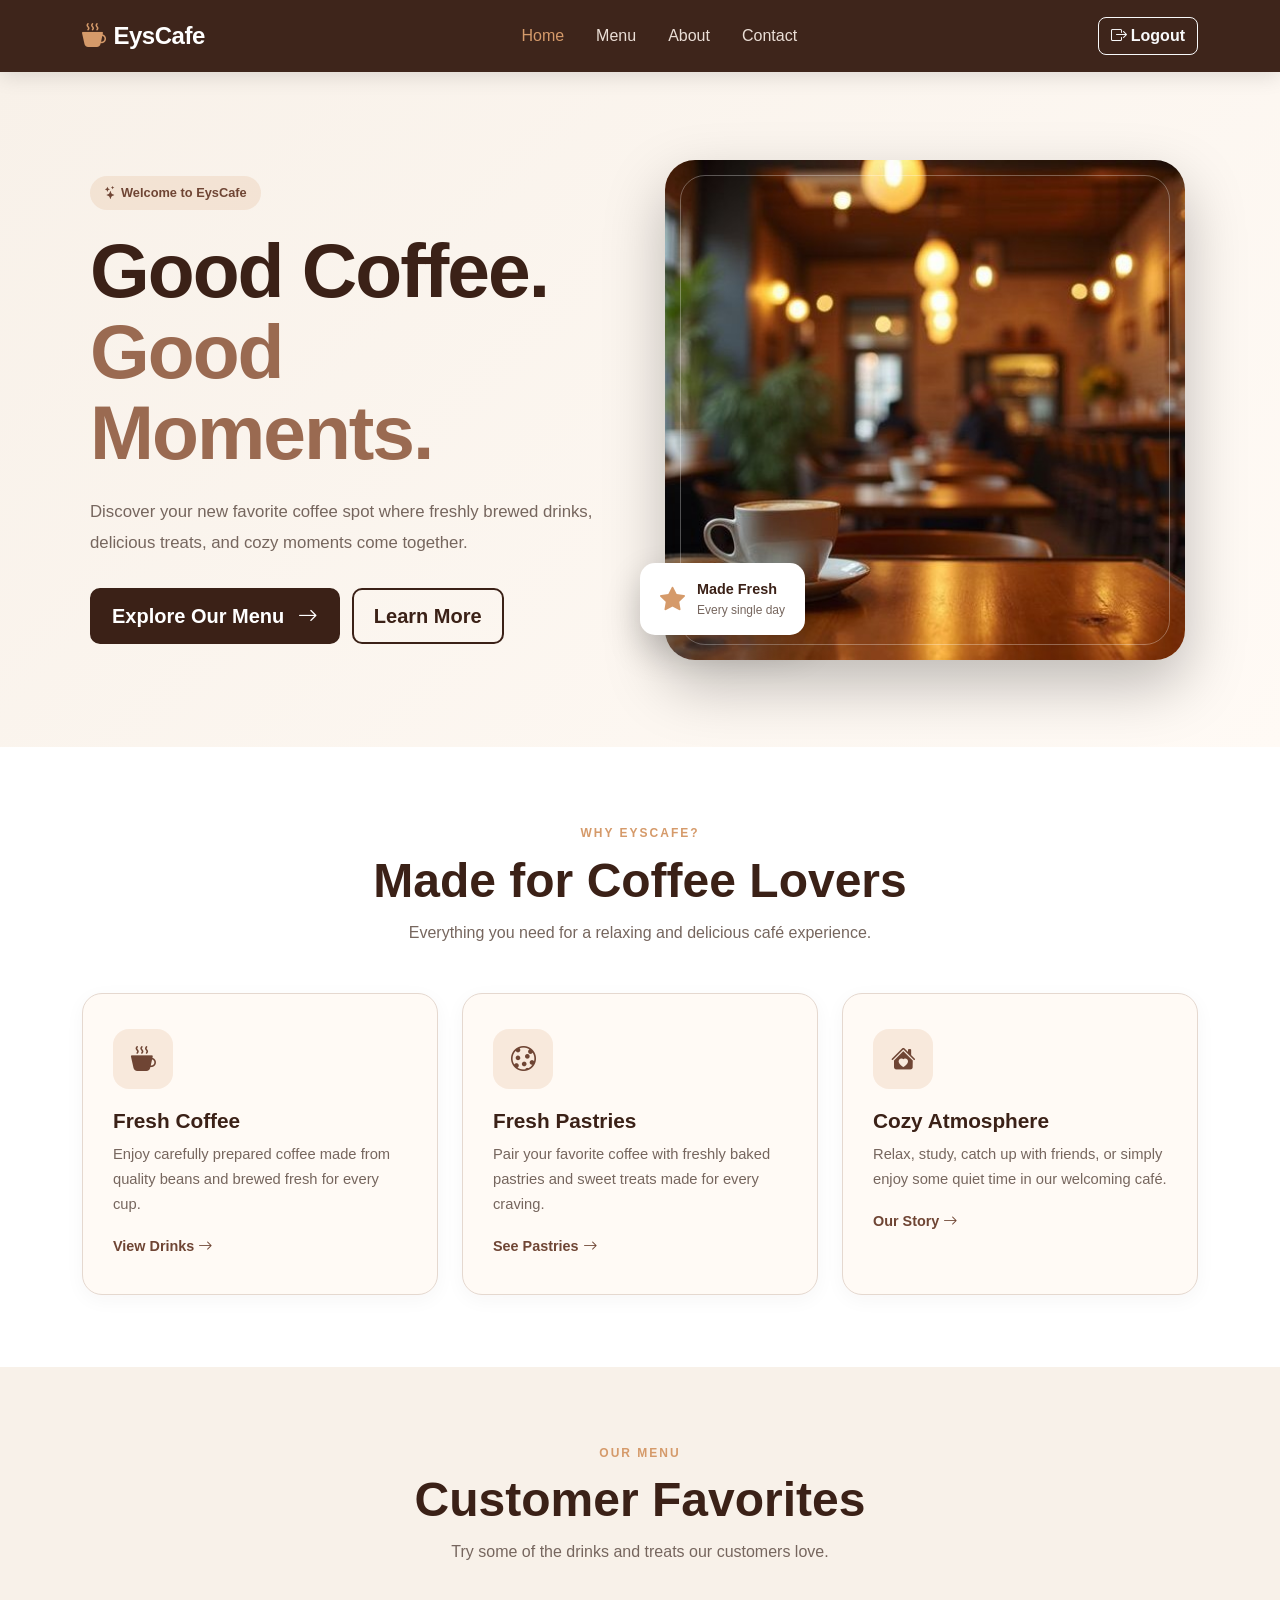
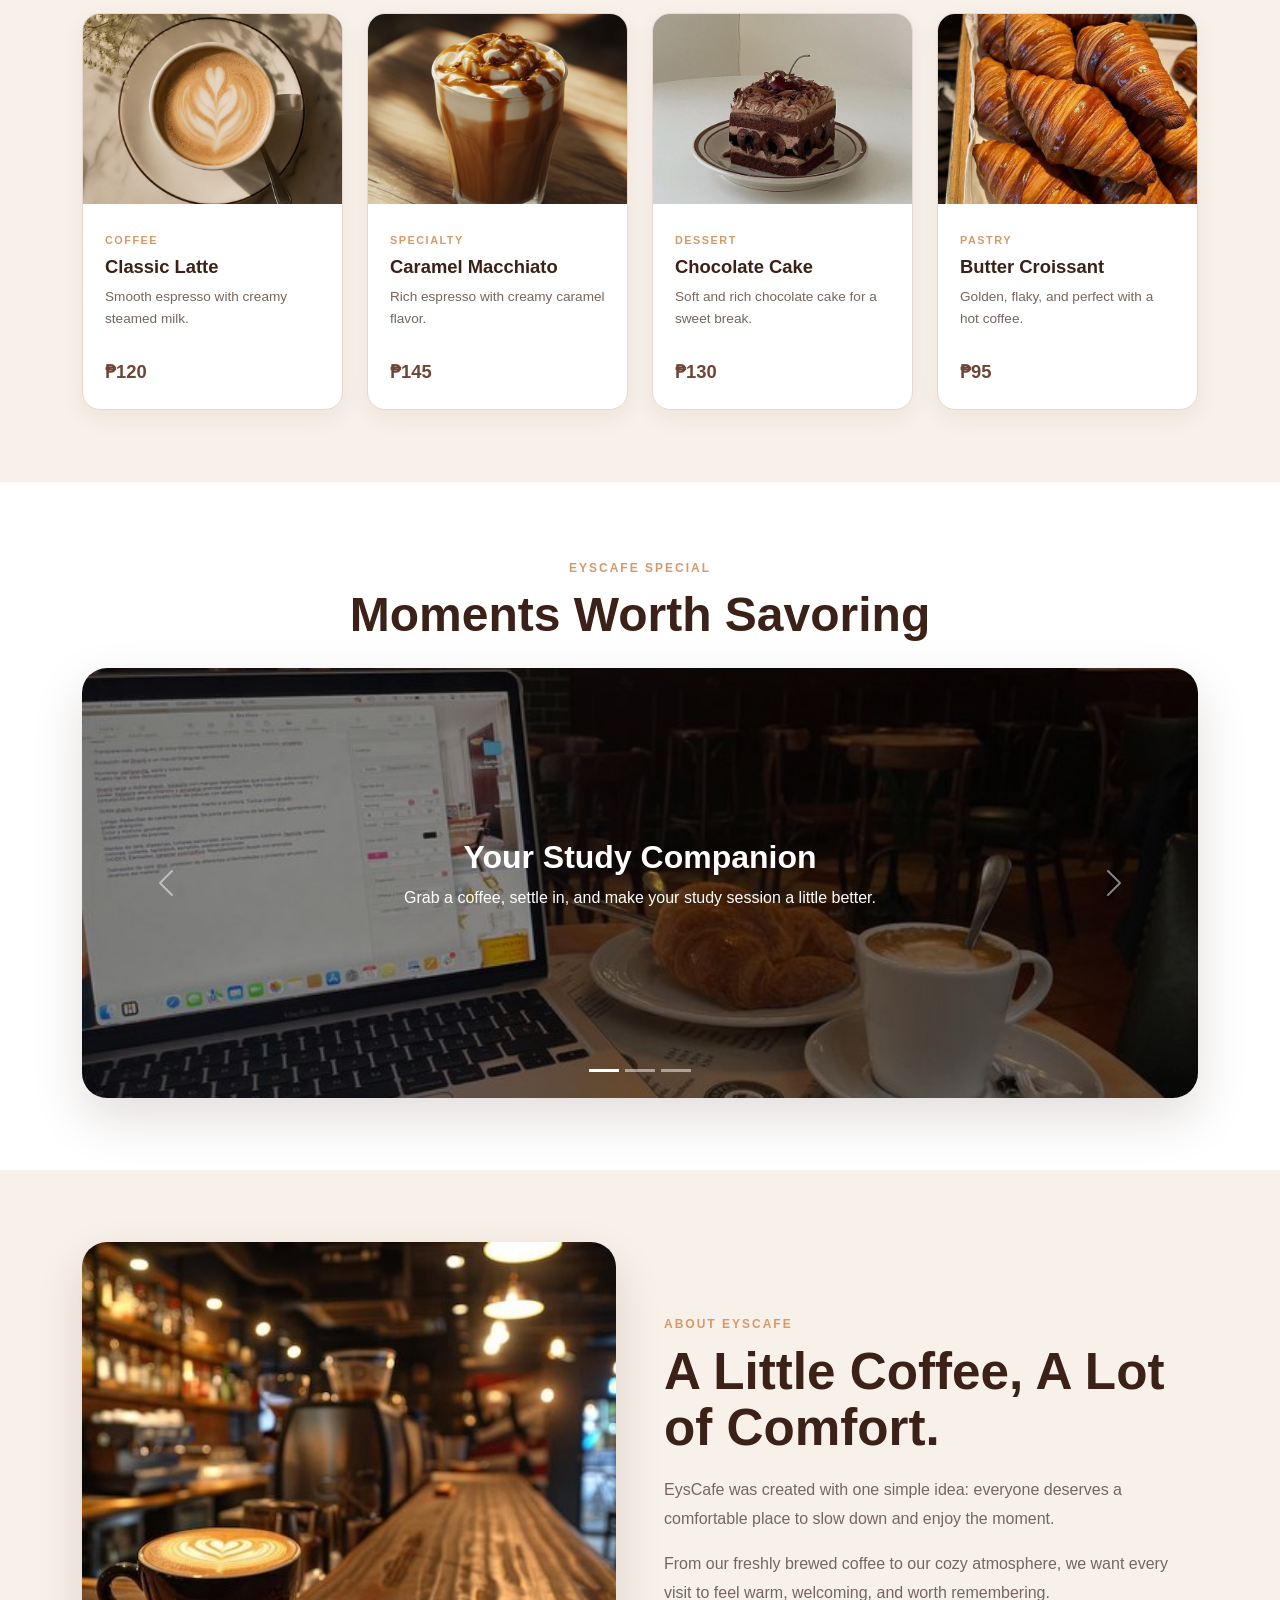
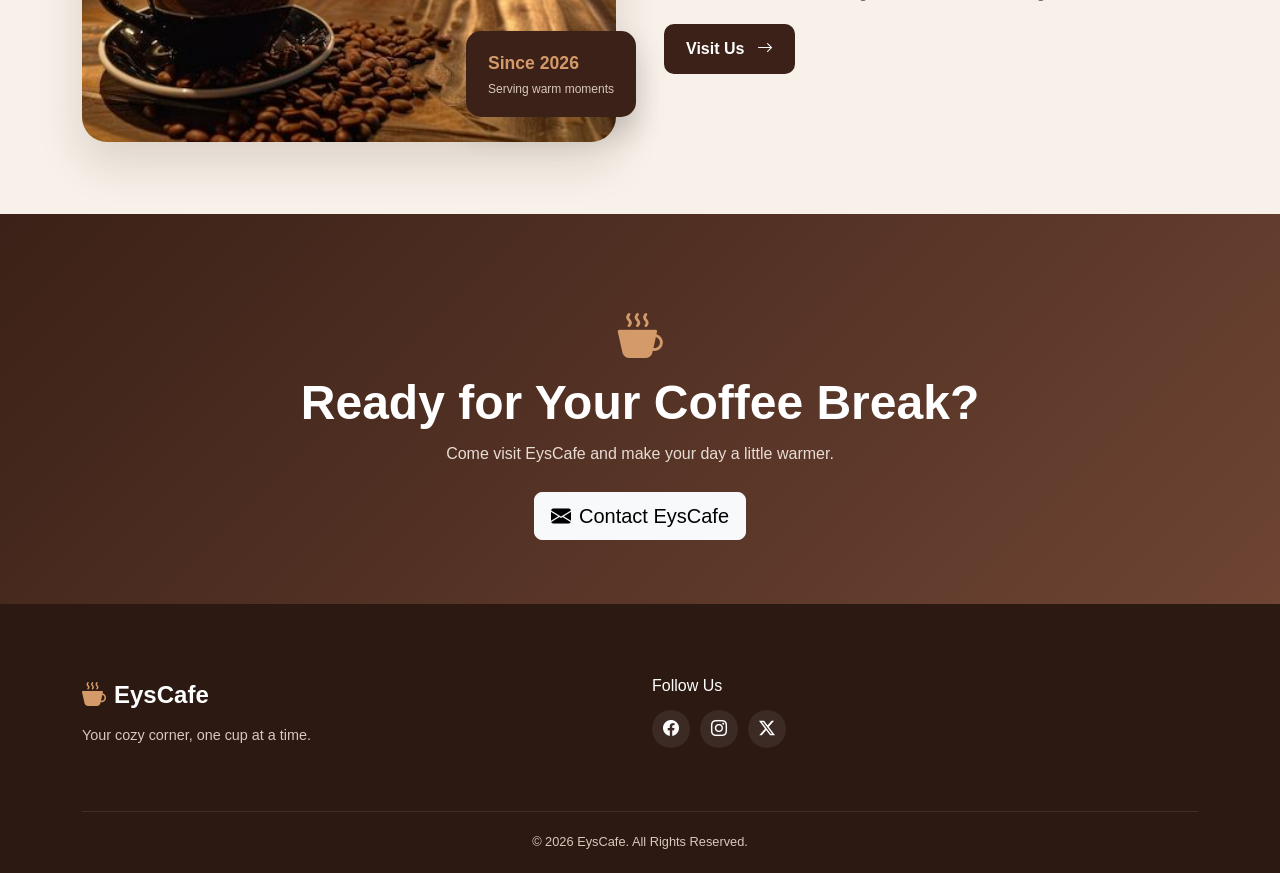
<file: landing.html>
<!DOCTYPE html>
<html lang="en">
<head>
    <meta charset="UTF-8">
    <meta name="viewport" content="width=device-width, initial-scale=1.0">
    <meta name="description" content="EysCafe - Your cozy corner, one cup at a time">
    <title>EysCafe | Home</title>

    <link href="https://cdn.jsdelivr.net/npm/bootstrap@5.3.8/dist/css/bootstrap.min.css" rel="stylesheet">
    <link rel="stylesheet" href="https://cdn.jsdelivr.net/npm/bootstrap-icons@1.13.1/font/bootstrap-icons.min.css">
    <link rel="stylesheet" href="style.css">
</head>

<body>
    <nav class="navbar navbar-expand-lg navbar-dark cafe-navbar sticky-top">
        <div class="container">
            <a class="navbar-brand" href="#home">
                <i class="bi bi-cup-hot-fill me-2"></i>EysCafe
            </a>

            <button class="navbar-toggler" type="button" data-bs-toggle="collapse"
                data-bs-target="#mainNavbar" aria-controls="mainNavbar"
                aria-expanded="false" aria-label="Toggle navigation">
                <span class="navbar-toggler-icon"></span>
            </button>

            <div class="collapse navbar-collapse" id="mainNavbar">
                <ul class="navbar-nav mx-auto mb-2 mb-lg-0">
                    <li class="nav-item">
                        <a class="nav-link active" href="#home">Home</a>
                    </li>
                    <li class="nav-item">
                        <a class="nav-link" href="#menu">Menu</a>
                    </li>
                    <li class="nav-item">
                        <a class="nav-link" href="#about">About</a>
                    </li>
                    <li class="nav-item">
                        <a class="nav-link" href="#contact">Contact</a>
                    </li>
                </ul>

                <a href="index.html" class="btn btn-outline-light logout-btn">
                    <i class="bi bi-box-arrow-right me-1"></i>Logout
                </a>
            </div>
        </div>
    </nav>

    <header id="home" class="hero-section">
        <div class="container">
            <div class="row align-items-center min-vh-75">
                <div class="col-lg-6 hero-content">
                    <span class="hero-label">
                        <i class="bi bi-stars me-1"></i>Welcome to EysCafe
                    </span>

                    <h1>
                        Good Coffee.<br>
                        <span>Good Moments.</span>
                    </h1>

                    <p>
                        Discover your new favorite coffee spot where freshly brewed drinks,
                        delicious treats, and cozy moments come together.
                    </p>

                    <div class="hero-buttons">
                        <a href="#menu" class="btn btn-cafe btn-lg">
                            Explore Our Menu
                            <i class="bi bi-arrow-right ms-2"></i>
                        </a>
                        <a href="#about" class="btn btn-outline-cafe btn-lg">
                            Learn More
                        </a>
                    </div>
                </div>

                <div class="col-lg-6">
                    <div class="hero-image-wrapper">
                        <img src="inn.jpg" alt="EysCafe coffee" class="hero-image">
                        <div class="hero-image-badge">
                            <i class="bi bi-star-fill"></i>
                            <div>
                                <strong>Made Fresh</strong>
                                <span>Every single day</span>
                            </div>
                        </div>
                    </div>
                </div>
            </div>
        </div>
    </header>

    <section class="features-section py-5">
        <div class="container py-4">
            <div class="section-heading text-center mb-5">
                <span class="section-label">WHY EYSCAFE?</span>
                <h2>Made for Coffee Lovers</h2>
                <p>Everything you need for a relaxing and delicious café experience.</p>
            </div>

            <div class="row g-4">
                <div class="col-md-6 col-lg-4">
                    <div class="feature-card h-100">
                        <div class="feature-icon">
                            <i class="bi bi-cup-hot-fill"></i>
                        </div>
                        <h3>Fresh Coffee</h3>
                        <p>
                            Enjoy carefully prepared coffee made from quality beans
                            and brewed fresh for every cup.
                        </p>
                        <a href="#menu" class="feature-link">
                            View Drinks <i class="bi bi-arrow-right"></i>
                        </a>
                    </div>
                </div>

                <div class="col-md-6 col-lg-4">
                    <div class="feature-card h-100">
                        <div class="feature-icon">
                            <i class="bi bi-cookie"></i>
                        </div>
                        <h3>Fresh Pastries</h3>
                        <p>
                            Pair your favorite coffee with freshly baked pastries
                            and sweet treats made for every craving.
                        </p>
                        <a href="#menu" class="feature-link">
                            See Pastries <i class="bi bi-arrow-right"></i>
                        </a>
                    </div>
                </div>

                <div class="col-md-6 col-lg-4">
                    <div class="feature-card h-100">
                        <div class="feature-icon">
                            <i class="bi bi-house-heart-fill"></i>
                        </div>
                        <h3>Cozy Atmosphere</h3>
                        <p>
                            Relax, study, catch up with friends, or simply enjoy
                            some quiet time in our welcoming café.
                        </p>
                        <a href="#about" class="feature-link">
                            Our Story <i class="bi bi-arrow-right"></i>
                        </a>
                    </div>
                </div>
            </div>
        </div>
    </section>

    <section id="menu" class="menu-section py-5">
        <div class="container py-4">
            <div class="section-heading text-center mb-5">
                <span class="section-label">OUR MENU</span>
                <h2>Customer Favorites</h2>
                <p>Try some of the drinks and treats our customers love.</p>
            </div>

            <div class="row g-4">
                <div class="col-sm-6 col-lg-3">
                    <div class="menu-card h-100">
                        <img src="lat.jpg" alt="Classic Latte" class="menu-image">
                        <div class="menu-card-body">
                            <span class="menu-category">COFFEE</span>
                            <h3>Classic Latte</h3>
                            <p>Smooth espresso with creamy steamed milk.</p>
                            <div class="price">₱120</div>
                        </div>
                    </div>
                </div>

                <div class="col-sm-6 col-lg-3">
                    <div class="menu-card h-100">
                        <img src="mac.jpg" alt="Caramel Macchiato" class="menu-image">
                        <div class="menu-card-body">
                            <span class="menu-category">SPECIALTY</span>
                            <h3>Caramel Macchiato</h3>
                            <p>Rich espresso with creamy caramel flavor.</p>
                            <div class="price">₱145</div>
                        </div>
                    </div>
                </div>

                <div class="col-sm-6 col-lg-3">
                    <div class="menu-card h-100">
                        <img src="ca.jpg" alt="Chocolate Cake" class="menu-image">
                        <div class="menu-card-body">
                            <span class="menu-category">DESSERT</span>
                            <h3>Chocolate Cake</h3>
                            <p>Soft and rich chocolate cake for a sweet break.</p>
                            <div class="price">₱130</div>
                        </div>
                    </div>
                </div>

                <div class="col-sm-6 col-lg-3">
                    <div class="menu-card h-100">
                        <img src="cros.jpg" alt="Butter Croissant" class="menu-image">
                        <div class="menu-card-body">
                            <span class="menu-category">PASTRY</span>
                            <h3>Butter Croissant</h3>
                            <p>Golden, flaky, and perfect with a hot coffee.</p>
                            <div class="price">₱95</div>
                        </div>
                    </div>
                </div>
            </div>
        </div>
    </section>

    <section class="special-section py-5">
        <div class="container py-4">
            <div class="section-heading text-center mb-4">
                <span class="section-label">EYSCAFE SPECIAL</span>
                <h2>Moments Worth Savoring</h2>
            </div>

            <div id="cafeCarousel" class="carousel slide cafe-carousel" data-bs-ride="carousel">
                <div class="carousel-indicators">
                    <button type="button" data-bs-target="#cafeCarousel" data-bs-slide-to="0"
                        class="active" aria-current="true" aria-label="Slide 1"></button>
                    <button type="button" data-bs-target="#cafeCarousel" data-bs-slide-to="1"
                        aria-label="Slide 2"></button>
                    <button type="button" data-bs-target="#cafeCarousel" data-bs-slide-to="2"
                        aria-label="Slide 3"></button>
                </div>

                <div class="carousel-inner">
                    <div class="carousel-item active">
                        <img src="1.jpg" class="carousel-image" alt="Cozy EysCafe interior">
                        <div class="carousel-caption">
                            <h3>Your Study Companion</h3>
                            <p>
                                Grab a coffee, settle in, and make your study session
                                a little better.
                            </p>
                        </div>
                    </div>

                    <div class="carousel-item">
                        <img src="2.jpg" class="carousel-image" alt="Coffee at EysCafe">
                        <div class="carousel-caption">
                            <h3>Meet & Connect</h3>
                            <p>
                                Catch up with friends and create memorable conversations
                                over your favorite drinks.
                            </p>
                        </div>
                    </div>

                    <div class="carousel-item">
                        <img src="3.jpg" class="carousel-image" alt="Warm EysCafe atmosphere">
                        <div class="carousel-caption">
                            <h3>A Place to Feel at Home</h3>
                            <p>There's always a cozy corner waiting for you.</p>
                        </div>
                    </div>
                </div>

                <button class="carousel-control-prev" type="button"
                    data-bs-target="#cafeCarousel" data-bs-slide="prev">
                    <span class="carousel-control-prev-icon" aria-hidden="true"></span>
                    <span class="visually-hidden">Previous</span>
                </button>

                <button class="carousel-control-next" type="button"
                    data-bs-target="#cafeCarousel" data-bs-slide="next">
                    <span class="carousel-control-next-icon" aria-hidden="true"></span>
                    <span class="visually-hidden">Next</span>
                </button>
            </div>
        </div>
    </section>

    <section id="about" class="about-section py-5">
        <div class="container py-4">
            <div class="row align-items-center g-5">
                <div class="col-lg-6">
                    <div class="about-image-wrapper">
                        <img src="intt.jpg" alt="EysCafe interior" class="about-image">
                        <div class="about-badge">
                            <strong>Since 2026</strong>
                            <span>Serving warm moments</span>
                        </div>
                    </div>
                </div>

                <div class="col-lg-6">
                    <div class="about-box">
                        <span class="section-label">ABOUT EYSCAFE</span>
                        <h2>A Little Coffee, A Lot of Comfort.</h2>
                        <p>
                            EysCafe was created with one simple idea: everyone deserves
                            a comfortable place to slow down and enjoy the moment.
                        </p>
                        <p>
                            From our freshly brewed coffee to our cozy atmosphere,
                            we want every visit to feel warm, welcoming, and worth remembering.
                        </p>
                        <a href="#contact" class="btn btn-cafe">
                            Visit Us <i class="bi bi-arrow-right ms-2"></i>
                        </a>
                    </div>
                </div>
            </div>
        </div>
    </section>

    <section id="contact" class="cta-section py-5">
        <div class="container">
            <div class="cta-content text-center">
                <i class="bi bi-cup-hot-fill cta-icon"></i>
                <h2>Ready for Your Coffee Break?</h2>
                <p>Come visit EysCafe and make your day a little warmer.</p>

                <button type="button" class="btn btn-light btn-lg"
                    data-bs-toggle="modal" data-bs-target="#contactModal">
                    <i class="bi bi-envelope-fill me-2"></i>Contact EysCafe
                </button>
            </div>
        </div>
    </section>

    <div class="modal fade" id="contactModal" tabindex="-1"
        aria-labelledby="contactModalLabel" aria-hidden="true">
        <div class="modal-dialog modal-dialog-centered">
            <div class="modal-content">
                <div class="modal-header">
                    <h5 class="modal-title" id="contactModalLabel">
                        <i class="bi bi-cup-hot-fill me-2"></i>Contact EysCafe
                    </h5>
                    <button type="button" class="btn-close"
                        data-bs-dismiss="modal" aria-label="Close"></button>
                </div>

                <div class="modal-body">
                    <p>We'd love to hear from you!</p>

                    <div class="contact-detail">
                        <i class="bi bi-envelope-fill"></i>
                        <span>escapewitheyscafe@gmail.com</span>
                    </div>

                    <div class="contact-detail">
                        <i class="bi bi-telephone-fill"></i>
                        <span>0925-008-3816</span>
                    </div>

                    <div class="contact-detail">
                        <i class="bi bi-geo-alt-fill"></i>
                        <span>Cabuyao, Laguna</span>
                    </div>
                </div>

                <div class="modal-footer">
                    <button type="button" class="btn btn-cafe" data-bs-dismiss="modal">
                        Close
                    </button>
                </div>
            </div>
        </div>
    </div>

    <footer class="cafe-footer">
        <div class="container">
            <div class="row g-4 py-5">
                <div class="col-md-6">
                    <div class="footer-brand">
                        <i class="bi bi-cup-hot-fill me-2"></i>EysCafe
                    </div>
                    <p>Your cozy corner, one cup at a time.</p>
                </div>

                <div class="col-md-3">
                    <h5>Follow Us</h5>
                    <div class="social-links">
                        <a href="#" aria-label="Facebook">
                            <i class="bi bi-facebook"></i>
                        </a>
                        <a href="#" aria-label="Instagram">
                            <i class="bi bi-instagram"></i>
                        </a>
                        <a href="#" aria-label="Twitter">
                            <i class="bi bi-twitter-x"></i>
                        </a>
                    </div>
                </div>
            </div>

            <div class="footer-bottom text-center">
                <p>&copy; 2026 EysCafe. All Rights Reserved.</p>
            </div>
        </div>
    </footer>

    <script src="https://cdn.jsdelivr.net/npm/bootstrap@5.3.8/dist/js/bootstrap.bundle.min.js"></script>
</body>
</html>
</file>
<file: style.css>
:root {
    --coffee-dark: #3b2117;
    --coffee: #6f4534;
    --coffee-light: #9a6a51;
    --cream: #f8f1e9;
    --cream-light: #fffaf5;
    --accent: #d59a6a;
    --accent-light: #f0c9a9;
    --white: #ffffff;
    --text: #392b25;
    --text-muted: #76665e;
    --border: #e5d8cf;
}

html {
    scroll-behavior: smooth;
}

body {
    margin: 0;
    font-family: Arial, Helvetica, sans-serif;
    color: var(--text);
    background: var(--cream-light);
    line-height: 1.6;
}

section {
    scroll-margin-top: 80px;
}

a {
    text-decoration: none;
}

img {
    max-width: 100%;
}

.auth-page {
    background: var(--cream);
}

.auth-container {
    padding: 0;
}

.auth-intro {
    position: relative;
    display: flex;
    align-items: center;
    justify-content: center;
    overflow: hidden;
    min-height: 100vh;
    background-image:
        linear-gradient(rgba(45, 25, 17, 0.67), rgba(45, 25, 17, 0.84)),
        url("image1.jpg");
    background-size: cover;
    background-position: center;
    background-repeat: no-repeat;
    color: var(--white);
}

.auth-intro::before {
    content: "";
    position: absolute;
    width: 350px;
    height: 350px;
    border: 1px solid rgba(255, 255, 255, 0.15);
    border-radius: 50%;
    top: -130px;
    left: -130px;
}

.auth-intro::after {
    content: "";
    position: absolute;
    width: 450px;
    height: 450px;
    border: 1px solid rgba(255, 255, 255, 0.12);
    border-radius: 50%;
    bottom: -230px;
    right: -180px;
}

.intro-content {
    position: relative;
    z-index: 2;
    max-width: 520px;
    padding: 40px;
}

.coffee-logo {
    width: 80px;
    height: 80px;
    display: flex;
    align-items: center;
    justify-content: center;
    background: rgba(213, 154, 106, 0.95);
    color: var(--coffee-dark);
    border-radius: 24px;
    font-size: 38px;
    margin-bottom: 25px;
    box-shadow: 0 15px 35px rgba(0, 0, 0, 0.3);
}

.intro-content h1 {
    font-size: 4rem;
    font-weight: 800;
    margin-bottom: 5px;
    letter-spacing: -2px;
}

.tagline {
    font-size: 1.3rem;
    color: var(--accent-light);
    margin-bottom: 25px;
}

.intro-text {
    color: #eee0d6;
    line-height: 1.8;
    font-size: 1rem;
    max-width: 470px;
}

.coffee-features {
    display: flex;
    flex-wrap: wrap;
    gap: 25px;
    margin-top: 40px;
}

.coffee-features div {
    display: flex;
    align-items: center;
    gap: 8px;
    color: #f0e2d9;
    font-size: 0.9rem;
}

.coffee-features i {
    color: var(--accent);
}

.mobile-brand {
    margin-bottom: 25px;
}

.mobile-logo {
    width: 65px;
    height: 65px;
    margin: 0 auto 10px;
    display: flex;
    align-items: center;
    justify-content: center;
    background: var(--coffee-dark);
    color: var(--accent);
    border-radius: 20px;
    font-size: 30px;
}

.mobile-brand h1 {
    color: var(--coffee-dark);
    font-weight: 800;
    margin-bottom: 0;
}

.mobile-brand p {
    color: var(--text-muted);
    margin-bottom: 0;
}

.auth-form-side {
    display: flex;
    align-items: center;
    justify-content: center;
    background: var(--cream);
    padding: 40px 30px;
    background-image: radial-gradient(
        circle at 90% 10%,
        rgba(213, 154, 106, 0.12),
        transparent 25%
    );
}

.auth-card {
    width: 100%;
    max-width: 500px;
    background: rgba(255, 255, 255, 0.98);
    padding: 40px;
    border-radius: 24px;
    border: 1px solid rgba(111, 69, 52, 0.08);
    box-shadow: 0 20px 60px rgba(59, 33, 23, 0.12);
}

.auth-tabs {
    display: flex;
    background: #f3ebe4;
    padding: 5px;
    border-radius: 12px;
}

.auth-tabs .nav-item {
    flex: 1;
}

.auth-tabs .nav-link {
    width: 100%;
    color: var(--coffee);
    border-radius: 9px;
    font-weight: 600;
    padding: 11px;
}

.auth-tabs .nav-link:hover {
    color: var(--coffee-dark);
}

.auth-tabs .nav-link.active {
    background: var(--coffee-dark);
    color: var(--white);
    box-shadow: 0 5px 15px rgba(59, 33, 23, 0.15);
}

.form-heading {
    margin-bottom: 25px;
}

.small-label {
    color: var(--accent);
    font-size: 0.75rem;
    font-weight: 800;
    letter-spacing: 2px;
}

.form-heading h2 {
    color: var(--coffee-dark);
    font-size: 2rem;
    font-weight: 800;
    margin: 5px 0;
}

.form-heading p {
    color: var(--text-muted);
    margin-bottom: 0;
    font-size: 0.9rem;
}

.form-label {
    color: var(--coffee-dark);
    font-weight: 600;
    font-size: 0.9rem;
}

.form-control,
.form-select {
    border: 1px solid var(--border);
    min-height: 48px;
    border-radius: 10px;
    color: var(--text);
    background: #fff;
}

.form-control:focus,
.form-select:focus {
    border-color: var(--accent);
    box-shadow: 0 0 0 0.2rem rgba(213, 154, 106, 0.2);
}

.input-group-text {
    background: #f7f0ea;
    border-color: var(--border);
    color: var(--coffee);
}

.form-check-input {
    border-color: var(--border);
}

.form-check-input:checked {
    background-color: var(--coffee-dark);
    border-color: var(--coffee-dark);
}

.form-check-label,
.form-text {
    color: var(--text-muted);
}

.form-check-label {
    font-size: 0.88rem;
}

.form-text {
    font-size: 0.75rem;
}

.btn-cafe {
    background: var(--coffee-dark);
    border: 2px solid var(--coffee-dark);
    color: var(--white);
    font-weight: 700;
    border-radius: 10px;
    padding: 11px 20px;
    transition: transform 0.25s ease, background 0.25s ease, box-shadow 0.25s ease;
}

.btn-cafe:hover {
    background: var(--coffee);
    border-color: var(--coffee);
    color: var(--white);
    transform: translateY(-2px);
    box-shadow: 0 8px 20px rgba(59, 33, 23, 0.2);
}

.btn-outline-cafe {
    color: var(--coffee-dark);
    border: 2px solid var(--coffee-dark);
    font-weight: 700;
    border-radius: 10px;
    padding: 11px 20px;
}

.btn-outline-cafe:hover {
    background: var(--coffee-dark);
    color: var(--white);
    border-color: var(--coffee-dark);
}

.switch-text {
    text-align: center;
    color: var(--text-muted);
    font-size: 0.9rem;
    margin: 20px 0 0;
}

.text-button {
    border: none;
    background: none;
    padding: 0;
    color: var(--coffee);
    font-weight: 700;
    cursor: pointer;
}

.text-button:hover,
.terms-link:hover {
    color: var(--accent);
}

.terms-link {
    color: var(--coffee);
    font-weight: 600;
}

.cafe-navbar {
    background: rgba(59, 33, 23, 0.98);
    box-shadow: 0 4px 20px rgba(0, 0, 0, 0.12);
    padding: 12px 0;
}

.navbar-brand {
    font-size: 1.5rem;
    font-weight: 800;
    letter-spacing: -0.5px;
}

.navbar-brand i {
    color: var(--accent);
}

.cafe-navbar .nav-link {
    color: #eaded6;
    font-weight: 500;
    margin: 0 8px;
    transition: color 0.2s ease;
}

.cafe-navbar .nav-link:hover,
.cafe-navbar .nav-link.active {
    color: var(--accent);
}

.logout-btn {
    border-radius: 8px;
    font-weight: 600;
}

.hero-section {
    background: linear-gradient(135deg, var(--cream), var(--cream-light));
    overflow: hidden;
}

.min-vh-75 {
    min-height: 75vh;
}

.hero-content {
    padding: 80px 20px;
}

.hero-label {
    display: inline-block;
    color: var(--coffee);
    background: rgba(213, 154, 106, 0.18);
    padding: 7px 14px;
    border-radius: 50px;
    font-size: 0.8rem;
    font-weight: 700;
    margin-bottom: 20px;
}

.hero-content h1 {
    color: var(--coffee-dark);
    font-size: clamp(2.7rem, 6vw, 5rem);
    line-height: 1.05;
    font-weight: 800;
    letter-spacing: -2px;
    margin-bottom: 25px;
}

.hero-content h1 span {
    color: var(--coffee-light);
}

.hero-content > p {
    max-width: 540px;
    color: var(--text-muted);
    font-size: 1.05rem;
    line-height: 1.8;
    margin-bottom: 30px;
}

.hero-buttons {
    display: flex;
    flex-wrap: wrap;
    gap: 12px;
}

.hero-image-wrapper {
    position: relative;
    max-width: 520px;
    margin: 40px auto;
}

.hero-image {
    width: 100%;
    height: 500px;
    object-fit: cover;
    border-radius: 30px;
    display: block;
    box-shadow: 0 25px 60px rgba(0, 0, 0, 0.25);
}

.hero-image-wrapper::after {
    content: "";
    position: absolute;
    inset: 15px;
    border: 1px solid rgba(255, 255, 255, 0.3);
    border-radius: 25px;
    pointer-events: none;
}

.hero-image-badge {
    position: absolute;
    bottom: 25px;
    left: -25px;
    display: flex;
    align-items: center;
    gap: 12px;
    padding: 15px 20px;
    background: var(--white);
    color: var(--coffee-dark);
    border-radius: 15px;
    box-shadow: 0 15px 35px rgba(0, 0, 0, 0.2);
    z-index: 2;
}

.hero-image-badge > i {
    color: var(--accent);
    font-size: 25px;
}

.hero-image-badge strong,
.hero-image-badge span {
    display: block;
}

.hero-image-badge strong {
    font-size: 0.9rem;
}

.hero-image-badge span {
    color: var(--text-muted);
    font-size: 0.75rem;
}

.section-heading {
    max-width: 650px;
    margin-left: auto;
    margin-right: auto;
}

.section-label {
    color: var(--accent);
    font-size: 0.75rem;
    font-weight: 800;
    letter-spacing: 2px;
}

.section-heading h2 {
    color: var(--coffee-dark);
    font-size: clamp(2rem, 4vw, 3rem);
    font-weight: 800;
    margin: 7px 0 10px;
}

.section-heading p {
    color: var(--text-muted);
    margin: 0;
}

.features-section,
.special-section {
    background: var(--white);
}

.feature-card {
    background: var(--cream-light);
    padding: 35px 30px;
    border: 1px solid var(--border);
    border-radius: 20px;
    transition: transform 0.3s ease, box-shadow 0.3s ease;
    box-shadow: 0 5px 20px rgba(59, 33, 23, 0.04);
}

.feature-card:hover {
    transform: translateY(-8px);
    box-shadow: 0 18px 40px rgba(59, 33, 23, 0.12);
}

.feature-icon {
    width: 60px;
    height: 60px;
    display: flex;
    align-items: center;
    justify-content: center;
    background: rgba(213, 154, 106, 0.18);
    color: var(--coffee);
    border-radius: 16px;
    font-size: 25px;
    margin-bottom: 20px;
}

.feature-card h3 {
    color: var(--coffee-dark);
    font-size: 1.3rem;
    font-weight: 700;
}

.feature-card p {
    color: var(--text-muted);
    font-size: 0.92rem;
    line-height: 1.7;
}

.feature-link {
    color: var(--coffee);
    font-weight: 700;
    font-size: 0.9rem;
}

.menu-section,
.about-section {
    background: var(--cream);
}

.menu-card {
    overflow: hidden;
    background: var(--white);
    border: 1px solid var(--border);
    border-radius: 18px;
    box-shadow: 0 8px 25px rgba(59, 33, 23, 0.06);
    transition: transform 0.3s ease, box-shadow 0.3s ease;
}

.menu-card:hover {
    transform: translateY(-7px);
    box-shadow: 0 18px 35px rgba(59, 33, 23, 0.13);
}

.menu-image {
    width: 100%;
    height: 190px;
    object-fit: cover;
    display: block;
    transition: transform 0.4s ease;
}

.menu-card:hover .menu-image {
    transform: scale(1.04);
}

.menu-card-body {
    padding: 22px;
}

.menu-category {
    color: var(--accent);
    font-size: 0.68rem;
    font-weight: 800;
    letter-spacing: 1.5px;
}

.menu-card h3 {
    color: var(--coffee-dark);
    font-size: 1.15rem;
    font-weight: 700;
    margin: 5px 0 8px;
}

.menu-card p {
    color: var(--text-muted);
    font-size: 0.85rem;
    line-height: 1.6;
    min-height: 55px;
}

.price {
    color: var(--coffee);
    font-size: 1.15rem;
    font-weight: 800;
    margin-top: 15px;
}

.cafe-carousel {
    overflow: hidden;
    border-radius: 25px;
    box-shadow: 0 20px 50px rgba(59, 33, 23, 0.15);
}

.carousel-image {
    width: 100%;
    height: 430px;
    object-fit: cover;
    display: block;
    filter: brightness(0.55);
}

.carousel-caption {
    position: absolute;
    top: 50%;
    left: 50%;
    bottom: auto;
    transform: translate(-50%, -50%);
    width: 75%;
    text-align: center;
}

.carousel-caption h3 {
    font-size: 2rem;
    font-weight: 800;
}

.carousel-caption p {
    color: #ffffff;
    line-height: 1.7;
}

.about-image-wrapper {
    position: relative;
    max-width: 550px;
    margin: auto;
}

.about-image {
    width: 100%;
    height: 500px;
    object-fit: cover;
    border-radius: 25px;
    display: block;
    box-shadow: 0 20px 45px rgba(59, 33, 23, 0.15);
}

.about-badge {
    position: absolute;
    right: -20px;
    bottom: 25px;
    padding: 18px 22px;
    background: var(--coffee-dark);
    color: var(--white);
    border-radius: 15px;
    box-shadow: 0 15px 30px rgba(0, 0, 0, 0.2);
}

.about-badge strong,
.about-badge span {
    display: block;
}

.about-badge strong {
    color: var(--accent);
    font-size: 1.1rem;
}

.about-badge span {
    color: #d9c8bd;
    font-size: 0.75rem;
    margin-top: 3px;
}

.about-box h2 {
    color: var(--coffee-dark);
    font-size: clamp(2rem, 4vw, 3.2rem);
    font-weight: 800;
    line-height: 1.1;
    margin: 8px 0 20px;
}

.about-box p {
    color: var(--text-muted);
    line-height: 1.8;
}

.cta-section {
    background: linear-gradient(135deg, var(--coffee-dark), var(--coffee));
    color: var(--white);
}

.cta-content {
    padding: 40px 15px;
}

.cta-icon {
    color: var(--accent);
    font-size: 45px;
    margin-bottom: 15px;
}

.cta-content h2 {
    font-size: clamp(2rem, 4vw, 3rem);
    font-weight: 800;
    margin-bottom: 10px;
}

.cta-content p {
    color: #e9dcd4;
    margin-bottom: 25px;
}

.modal-content {
    border: none;
    border-radius: 18px;
    overflow: hidden;
}

.modal-header {
    background: var(--coffee-dark);
    color: var(--white);
    border: none;
}

.modal-header .btn-close {
    filter: invert(1);
}

.modal-body {
    padding: 30px;
}

.modal-body p {
    color: var(--text-muted);
}

.contact-detail {
    display: flex;
    align-items: center;
    gap: 12px;
    padding: 12px 0;
    color: var(--coffee-dark);
    border-bottom: 1px solid var(--border);
}

.contact-detail:last-child {
    border-bottom: none;
}

.contact-detail i {
    color: var(--accent);
    font-size: 18px;
}

.cafe-footer {
    background: #2b1912;
    color: #d9c8bd;
}

.footer-brand {
    color: var(--white);
    font-size: 1.5rem;
    font-weight: 800;
    margin-bottom: 10px;
}

.footer-brand i {
    color: var(--accent);
}

.cafe-footer p {
    font-size: 0.9rem;
}

.cafe-footer h5 {
    color: var(--white);
    font-size: 1rem;
    margin-bottom: 15px;
}

.social-links {
    display: flex;
    gap: 10px;
}

.social-links a {
    width: 38px;
    height: 38px;
    display: flex;
    align-items: center;
    justify-content: center;
    background: rgba(255, 255, 255, 0.08);
    color: var(--white);
    border-radius: 50%;
    transition: background 0.2s ease, transform 0.2s ease;
}

.social-links a:hover {
    background: var(--accent);
    color: var(--coffee-dark);
    transform: translateY(-3px);
}

.footer-bottom {
    border-top: 1px solid rgba(255, 255, 255, 0.1);
    padding: 20px 0;
}

.footer-bottom p {
    margin: 0;
    font-size: 0.8rem;
}

@media (max-width: 1199.98px) {
    .auth-card {
        padding: 30px;
    }

    .intro-content {
        padding: 30px;
    }

    .intro-content h1 {
        font-size: 3.5rem;
    }
}

@media (max-width: 991.98px) {
    .auth-form-side {
        min-height: 100vh;
        padding: 50px 25px;
    }

    .hero-content {
        padding: 60px 20px 30px;
    }

    .hero-image-wrapper {
        max-width: 600px;
        margin: 20px auto 60px;
    }

    .hero-image {
        height: 400px;
    }
}

@media (max-width: 767.98px) {
    .auth-form-side {
        padding: 35px 18px;
    }

    .auth-card {
        padding: 25px 20px;
        border-radius: 18px;
    }

    .hero-content h1 {
        letter-spacing: -1px;
    }

    .hero-buttons {
        flex-direction: column;
        align-items: stretch;
    }

    .hero-buttons .btn {
        width: 100%;
    }

    .hero-image {
        height: 350px;
        border-radius: 22px;
    }

    .hero-image-badge {
        left: 15px;
        bottom: 15px;
    }

    .carousel-image {
        height: 350px;
    }

    .carousel-caption {
        width: 70%;
    }

    .carousel-caption h3 {
        font-size: 1.4rem;
    }

    .carousel-caption p {
        font-size: 0.85rem;
    }

    .about-image {
        height: 350px;
    }

    .about-badge {
        right: 15px;
        bottom: 15px;
    }
}

@media (max-width: 575.98px) {
    .auth-tabs .nav-link {
        font-size: 0.85rem;
        padding: 10px 5px;
    }

    .form-heading h2 {
        font-size: 1.7rem;
    }

    .hero-image {
        height: 300px;
    }

    .hero-image-badge {
        padding: 10px 14px;
    }

    .hero-image-badge > i {
        font-size: 20px;
    }

    .carousel-image {
        height: 300px;
    }

    .carousel-caption {
        width: 65%;
    }

    .carousel-caption h3 {
        font-size: 1.15rem;
    }

    .carousel-caption p {
        font-size: 0.75rem;
    }

    .about-image {
        height: 300px;
    }

    .about-badge {
        padding: 12px 15px;
    }
}
</file>
